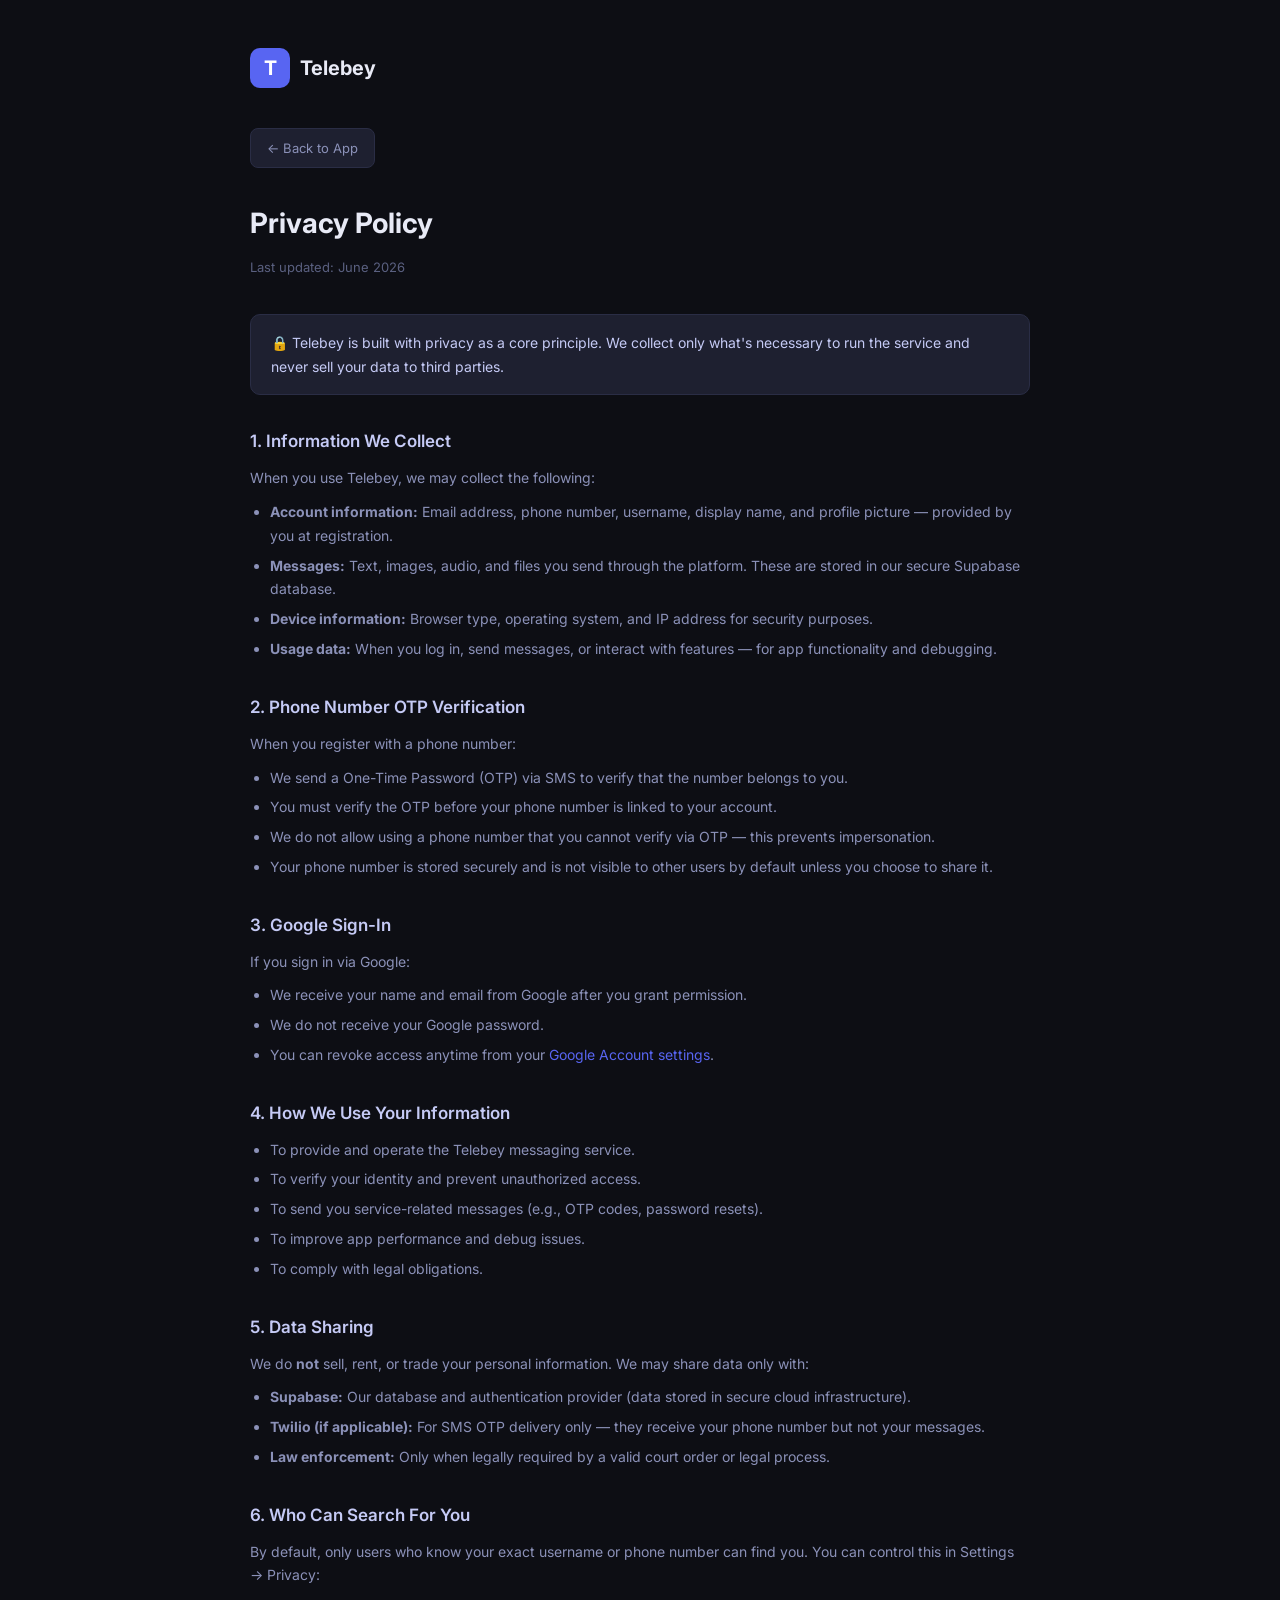
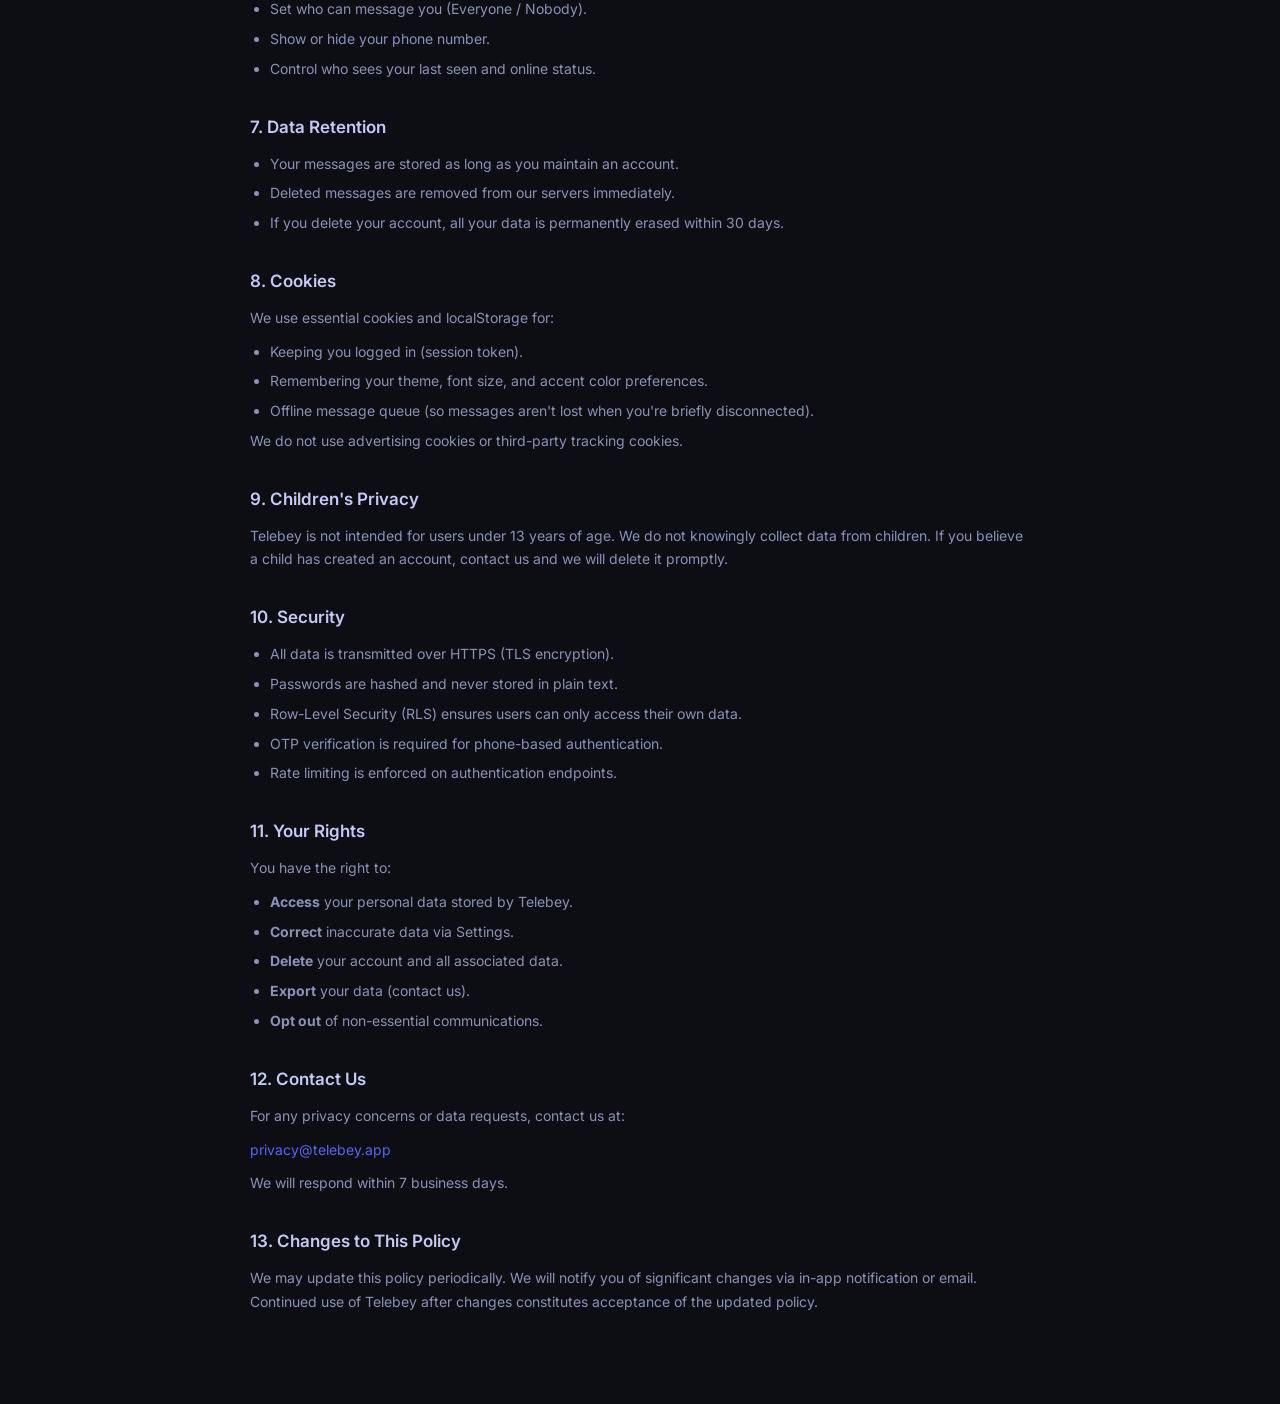
<file: privacy.html>
<!DOCTYPE html>
<html lang="en">
<head>
  <meta charset="UTF-8"/>
  <meta name="viewport" content="width=device-width,initial-scale=1.0"/>
  <title>Privacy Policy — Telebey</title>
  <meta name="description" content="Telebey Privacy Policy — how we collect, use, and protect your data."/>
  <link rel="preconnect" href="https://fonts.googleapis.com"/>
  <link href="https://fonts.googleapis.com/css2?family=Inter:wght@300;400;500;600;700&display=swap" rel="stylesheet"/>
  <style>
    *{box-sizing:border-box;margin:0;padding:0}
    body{font-family:'Inter',sans-serif;background:#0d0e14;color:#e8eaf6;line-height:1.7;padding:0 16px}
    .container{max-width:780px;margin:0 auto;padding:48px 0 80px}
    .logo{display:flex;align-items:center;gap:10px;margin-bottom:40px;text-decoration:none}
    .logo-icon{width:40px;height:40px;background:#5865f2;border-radius:10px;display:flex;align-items:center;justify-content:center;font-size:20px;font-weight:700;color:#fff}
    .logo-text{font-size:20px;font-weight:700;color:#e8eaf6}
    h1{font-size:28px;font-weight:700;margin-bottom:8px}
    .updated{font-size:13px;color:#5a6080;margin-bottom:36px}
    h2{font-size:17px;font-weight:600;margin:32px 0 10px;color:#c5caf5}
    p,li{font-size:14px;color:#8b91b8;margin-bottom:10px}
    ul{padding-left:20px}
    li{margin-bottom:6px}
    a{color:#5865f2;text-decoration:none}
    a:hover{text-decoration:underline}
    .back-btn{display:inline-flex;align-items:center;gap:6px;background:#1e2030;border:1px solid #2a2d45;color:#8b91b8;padding:8px 16px;border-radius:8px;font-size:13px;text-decoration:none;margin-bottom:32px;transition:all .2s}
    .back-btn:hover{background:#252840;color:#e8eaf6;text-decoration:none}
    .highlight{background:#1e2030;border:1px solid #2a2d45;border-radius:10px;padding:16px 20px;margin:20px 0}
    .highlight p{margin:0;color:#c5caf5}
  </style>
</head>
<body>
<div class="container">
  <a href="index.html" class="logo">
    <div class="logo-icon">T</div>
    <span class="logo-text">Telebey</span>
  </a>
  <a href="index.html" class="back-btn">← Back to App</a>

  <h1>Privacy Policy</h1>
  <p class="updated">Last updated: June 2026</p>

  <div class="highlight">
    <p>🔒 Telebey is built with privacy as a core principle. We collect only what's necessary to run the service and never sell your data to third parties.</p>
  </div>

  <h2>1. Information We Collect</h2>
  <p>When you use Telebey, we may collect the following:</p>
  <ul>
    <li><strong>Account information:</strong> Email address, phone number, username, display name, and profile picture — provided by you at registration.</li>
    <li><strong>Messages:</strong> Text, images, audio, and files you send through the platform. These are stored in our secure Supabase database.</li>
    <li><strong>Device information:</strong> Browser type, operating system, and IP address for security purposes.</li>
    <li><strong>Usage data:</strong> When you log in, send messages, or interact with features — for app functionality and debugging.</li>
  </ul>

  <h2>2. Phone Number OTP Verification</h2>
  <p>When you register with a phone number:</p>
  <ul>
    <li>We send a One-Time Password (OTP) via SMS to verify that the number belongs to you.</li>
    <li>You must verify the OTP before your phone number is linked to your account.</li>
    <li>We do not allow using a phone number that you cannot verify via OTP — this prevents impersonation.</li>
    <li>Your phone number is stored securely and is not visible to other users by default unless you choose to share it.</li>
  </ul>

  <h2>3. Google Sign-In</h2>
  <p>If you sign in via Google:</p>
  <ul>
    <li>We receive your name and email from Google after you grant permission.</li>
    <li>We do not receive your Google password.</li>
    <li>You can revoke access anytime from your <a href="https://myaccount.google.com/permissions" target="_blank">Google Account settings</a>.</li>
  </ul>

  <h2>4. How We Use Your Information</h2>
  <ul>
    <li>To provide and operate the Telebey messaging service.</li>
    <li>To verify your identity and prevent unauthorized access.</li>
    <li>To send you service-related messages (e.g., OTP codes, password resets).</li>
    <li>To improve app performance and debug issues.</li>
    <li>To comply with legal obligations.</li>
  </ul>

  <h2>5. Data Sharing</h2>
  <p>We do <strong>not</strong> sell, rent, or trade your personal information. We may share data only with:</p>
  <ul>
    <li><strong>Supabase:</strong> Our database and authentication provider (data stored in secure cloud infrastructure).</li>
    <li><strong>Twilio (if applicable):</strong> For SMS OTP delivery only — they receive your phone number but not your messages.</li>
    <li><strong>Law enforcement:</strong> Only when legally required by a valid court order or legal process.</li>
  </ul>

  <h2>6. Who Can Search For You</h2>
  <p>By default, only users who know your exact username or phone number can find you. You can control this in Settings → Privacy:</p>
  <ul>
    <li>Set who can message you (Everyone / Nobody).</li>
    <li>Show or hide your phone number.</li>
    <li>Control who sees your last seen and online status.</li>
  </ul>

  <h2>7. Data Retention</h2>
  <ul>
    <li>Your messages are stored as long as you maintain an account.</li>
    <li>Deleted messages are removed from our servers immediately.</li>
    <li>If you delete your account, all your data is permanently erased within 30 days.</li>
  </ul>

  <h2>8. Cookies</h2>
  <p>We use essential cookies and localStorage for:</p>
  <ul>
    <li>Keeping you logged in (session token).</li>
    <li>Remembering your theme, font size, and accent color preferences.</li>
    <li>Offline message queue (so messages aren't lost when you're briefly disconnected).</li>
  </ul>
  <p>We do not use advertising cookies or third-party tracking cookies.</p>

  <h2>9. Children's Privacy</h2>
  <p>Telebey is not intended for users under 13 years of age. We do not knowingly collect data from children. If you believe a child has created an account, contact us and we will delete it promptly.</p>

  <h2>10. Security</h2>
  <ul>
    <li>All data is transmitted over HTTPS (TLS encryption).</li>
    <li>Passwords are hashed and never stored in plain text.</li>
    <li>Row-Level Security (RLS) ensures users can only access their own data.</li>
    <li>OTP verification is required for phone-based authentication.</li>
    <li>Rate limiting is enforced on authentication endpoints.</li>
  </ul>

  <h2>11. Your Rights</h2>
  <p>You have the right to:</p>
  <ul>
    <li><strong>Access</strong> your personal data stored by Telebey.</li>
    <li><strong>Correct</strong> inaccurate data via Settings.</li>
    <li><strong>Delete</strong> your account and all associated data.</li>
    <li><strong>Export</strong> your data (contact us).</li>
    <li><strong>Opt out</strong> of non-essential communications.</li>
  </ul>

  <h2>12. Contact Us</h2>
  <p>For any privacy concerns or data requests, contact us at:</p>
  <p><a href="mailto:privacy@telebey.app">privacy@telebey.app</a></p>
  <p>We will respond within 7 business days.</p>

  <h2>13. Changes to This Policy</h2>
  <p>We may update this policy periodically. We will notify you of significant changes via in-app notification or email. Continued use of Telebey after changes constitutes acceptance of the updated policy.</p>
</div>
</body>
</html>
</file>
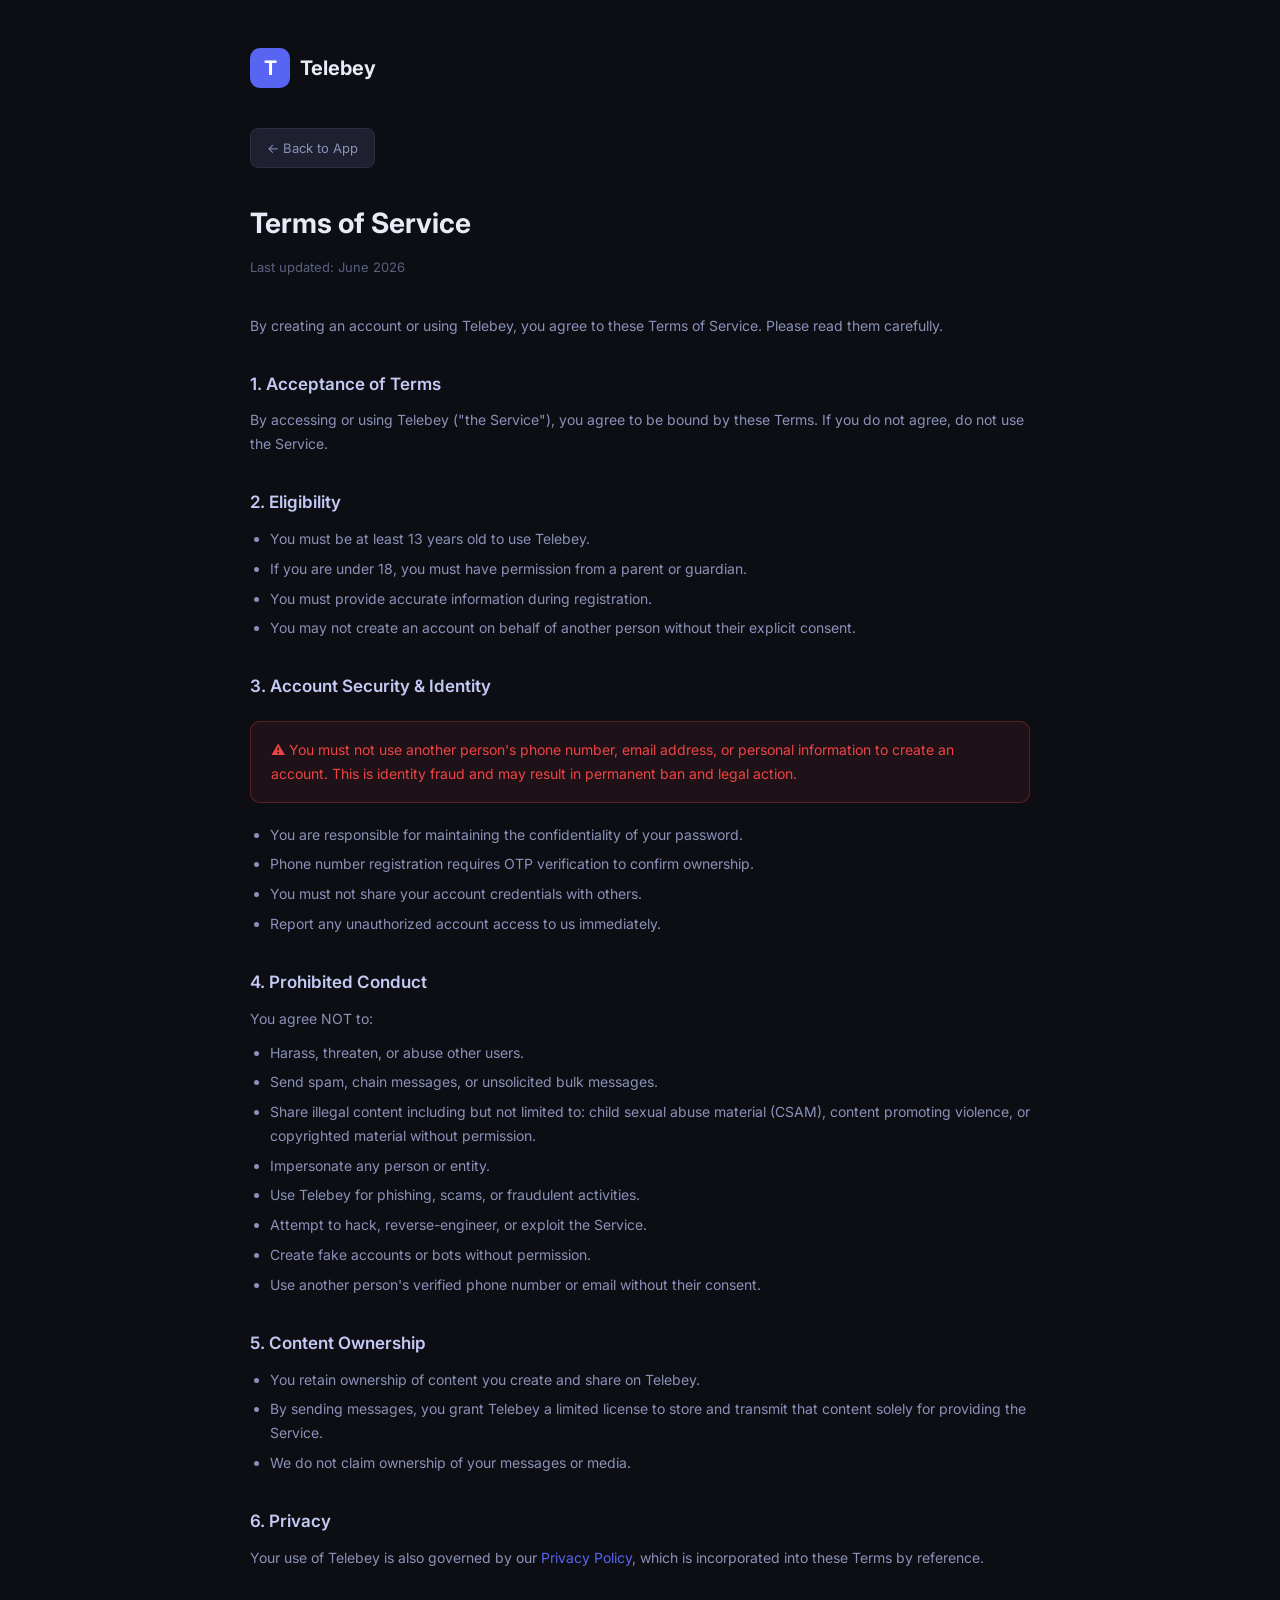
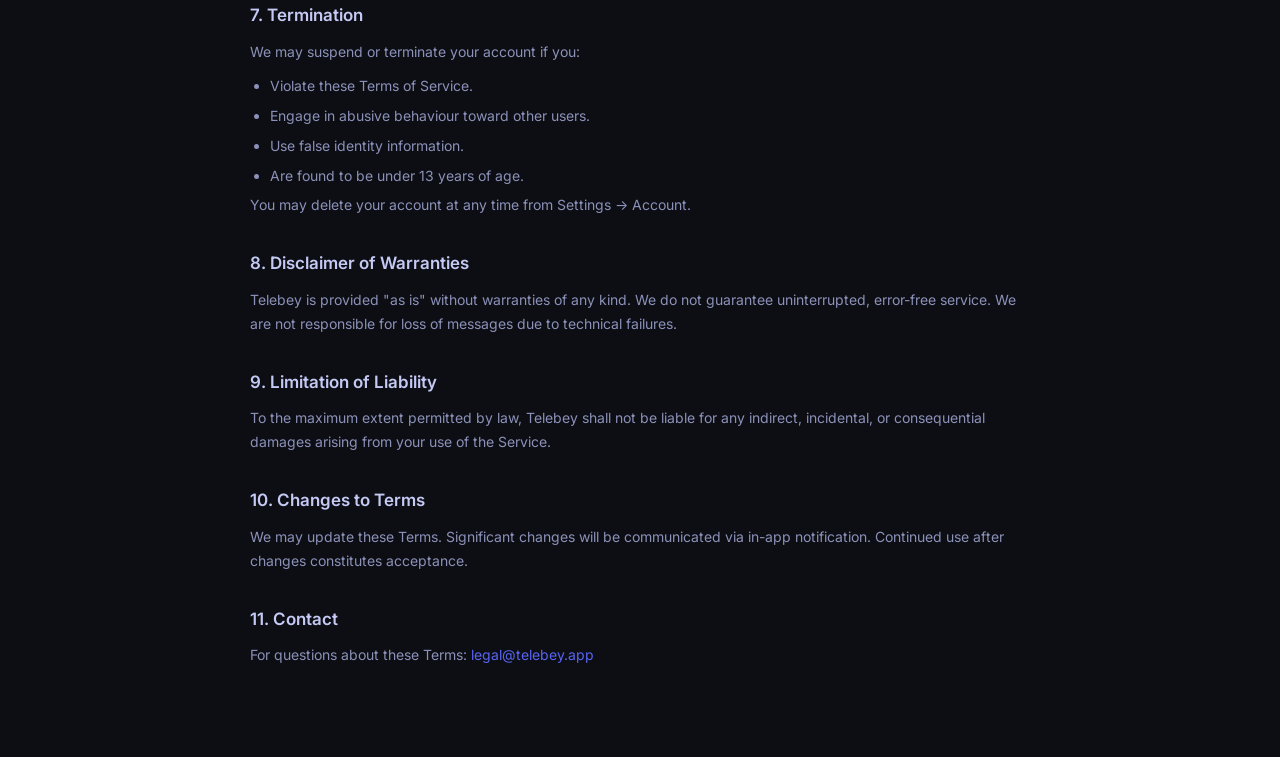
<file: terms.html>
<!DOCTYPE html>
<html lang="en">
<head>
  <meta charset="UTF-8"/>
  <meta name="viewport" content="width=device-width,initial-scale=1.0"/>
  <title>Terms of Service — Telebey</title>
  <meta name="description" content="Telebey Terms of Service — rules and guidelines for using the platform."/>
  <link rel="preconnect" href="https://fonts.googleapis.com"/>
  <link href="https://fonts.googleapis.com/css2?family=Inter:wght@300;400;500;600;700&display=swap" rel="stylesheet"/>
  <style>
    *{box-sizing:border-box;margin:0;padding:0}
    body{font-family:'Inter',sans-serif;background:#0d0e14;color:#e8eaf6;line-height:1.7;padding:0 16px}
    .container{max-width:780px;margin:0 auto;padding:48px 0 80px}
    .logo{display:flex;align-items:center;gap:10px;margin-bottom:40px;text-decoration:none}
    .logo-icon{width:40px;height:40px;background:#5865f2;border-radius:10px;display:flex;align-items:center;justify-content:center;font-size:20px;font-weight:700;color:#fff}
    .logo-text{font-size:20px;font-weight:700;color:#e8eaf6}
    h1{font-size:28px;font-weight:700;margin-bottom:8px}
    .updated{font-size:13px;color:#5a6080;margin-bottom:36px}
    h2{font-size:17px;font-weight:600;margin:32px 0 10px;color:#c5caf5}
    p,li{font-size:14px;color:#8b91b8;margin-bottom:10px}
    ul{padding-left:20px}
    li{margin-bottom:6px}
    a{color:#5865f2;text-decoration:none}
    a:hover{text-decoration:underline}
    .back-btn{display:inline-flex;align-items:center;gap:6px;background:#1e2030;border:1px solid #2a2d45;color:#8b91b8;padding:8px 16px;border-radius:8px;font-size:13px;text-decoration:none;margin-bottom:32px;transition:all .2s}
    .back-btn:hover{background:#252840;color:#e8eaf6;text-decoration:none}
    .warning-box{background:rgba(239,68,68,0.08);border:1px solid rgba(239,68,68,0.3);border-radius:10px;padding:16px 20px;margin:20px 0}
    .warning-box p{margin:0;color:#ef4444}
  </style>
</head>
<body>
<div class="container">
  <a href="index.html" class="logo">
    <div class="logo-icon">T</div>
    <span class="logo-text">Telebey</span>
  </a>
  <a href="index.html" class="back-btn">← Back to App</a>

  <h1>Terms of Service</h1>
  <p class="updated">Last updated: June 2026</p>

  <p>By creating an account or using Telebey, you agree to these Terms of Service. Please read them carefully.</p>

  <h2>1. Acceptance of Terms</h2>
  <p>By accessing or using Telebey ("the Service"), you agree to be bound by these Terms. If you do not agree, do not use the Service.</p>

  <h2>2. Eligibility</h2>
  <ul>
    <li>You must be at least 13 years old to use Telebey.</li>
    <li>If you are under 18, you must have permission from a parent or guardian.</li>
    <li>You must provide accurate information during registration.</li>
    <li>You may not create an account on behalf of another person without their explicit consent.</li>
  </ul>

  <h2>3. Account Security & Identity</h2>
  <div class="warning-box">
    <p>⚠️ You must not use another person's phone number, email address, or personal information to create an account. This is identity fraud and may result in permanent ban and legal action.</p>
  </div>
  <ul>
    <li>You are responsible for maintaining the confidentiality of your password.</li>
    <li>Phone number registration requires OTP verification to confirm ownership.</li>
    <li>You must not share your account credentials with others.</li>
    <li>Report any unauthorized account access to us immediately.</li>
  </ul>

  <h2>4. Prohibited Conduct</h2>
  <p>You agree NOT to:</p>
  <ul>
    <li>Harass, threaten, or abuse other users.</li>
    <li>Send spam, chain messages, or unsolicited bulk messages.</li>
    <li>Share illegal content including but not limited to: child sexual abuse material (CSAM), content promoting violence, or copyrighted material without permission.</li>
    <li>Impersonate any person or entity.</li>
    <li>Use Telebey for phishing, scams, or fraudulent activities.</li>
    <li>Attempt to hack, reverse-engineer, or exploit the Service.</li>
    <li>Create fake accounts or bots without permission.</li>
    <li>Use another person's verified phone number or email without their consent.</li>
  </ul>

  <h2>5. Content Ownership</h2>
  <ul>
    <li>You retain ownership of content you create and share on Telebey.</li>
    <li>By sending messages, you grant Telebey a limited license to store and transmit that content solely for providing the Service.</li>
    <li>We do not claim ownership of your messages or media.</li>
  </ul>

  <h2>6. Privacy</h2>
  <p>Your use of Telebey is also governed by our <a href="privacy.html">Privacy Policy</a>, which is incorporated into these Terms by reference.</p>

  <h2>7. Termination</h2>
  <p>We may suspend or terminate your account if you:</p>
  <ul>
    <li>Violate these Terms of Service.</li>
    <li>Engage in abusive behaviour toward other users.</li>
    <li>Use false identity information.</li>
    <li>Are found to be under 13 years of age.</li>
  </ul>
  <p>You may delete your account at any time from Settings → Account.</p>

  <h2>8. Disclaimer of Warranties</h2>
  <p>Telebey is provided "as is" without warranties of any kind. We do not guarantee uninterrupted, error-free service. We are not responsible for loss of messages due to technical failures.</p>

  <h2>9. Limitation of Liability</h2>
  <p>To the maximum extent permitted by law, Telebey shall not be liable for any indirect, incidental, or consequential damages arising from your use of the Service.</p>

  <h2>10. Changes to Terms</h2>
  <p>We may update these Terms. Significant changes will be communicated via in-app notification. Continued use after changes constitutes acceptance.</p>

  <h2>11. Contact</h2>
  <p>For questions about these Terms: <a href="mailto:legal@telebey.app">legal@telebey.app</a></p>
</div>
</body>
</html>
</file>
